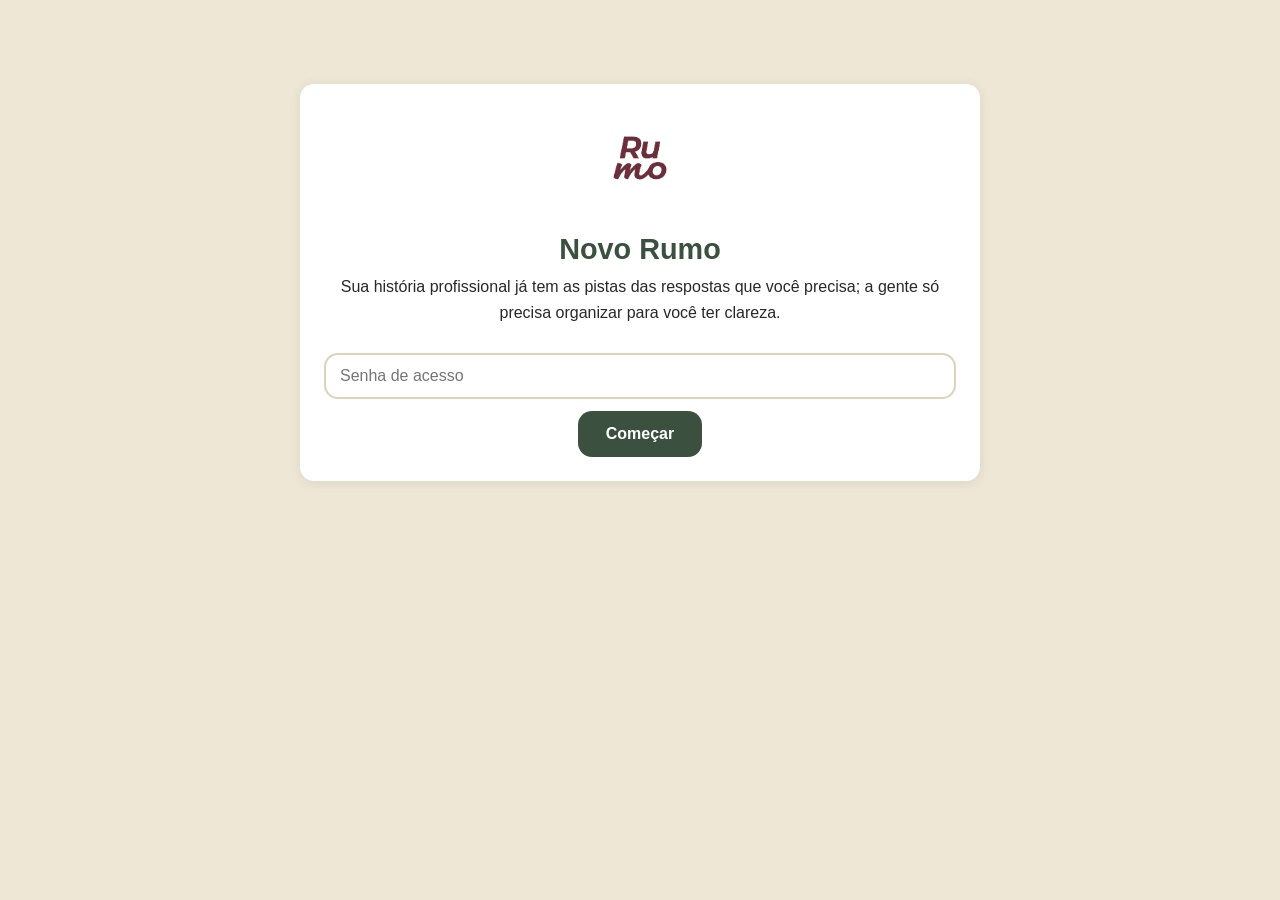
<file: index.html>
<!DOCTYPE html>
<html lang="pt-BR">
<head>
  <meta charset="utf-8">
  <meta name="viewport" content="width=device-width, initial-scale=1">
  <title>Novo Rumo — Acesso</title>
  <link rel="stylesheet" href="css/estilo.css">
</head>
<body>
  <div class="container">
    <div class="card" style="margin-top:60px; text-align:center;">
      <img src="img/Rumo_Logo.png" alt="Instituto Rumo" style="width:100px; border-radius:12px; margin-bottom:16px;">
      <h1>Novo Rumo</h1>
      <p>Sua história profissional já tem as pistas das respostas que você precisa; a gente só precisa organizar para você ter clareza.</p>
      <input class="input" type="password" id="senha" placeholder="Senha de acesso" style="margin-top:16px; width:100%; box-sizing:border-box;">
      <button class="btn" id="entrar" style="margin-top:12px;">Começar</button>
      <p id="erro" style="color:#c0392b; display:none; margin-top:8px;">Senha incorreta.</p>
    </div>
  </div>
  <script src="js/armazenamento.js"></script>
  <script>
    const SENHA_CORRETA = "rumo123";
    document.getElementById("entrar").addEventListener("click", () => {
      const digitada = document.getElementById("senha").value;
      if (digitada !== SENHA_CORRETA) {
        document.getElementById("erro").style.display = "block";
        return;
      }
      const dados = Armazenamento.ler();
      dados.senha = SENHA_CORRETA;
      localStorage.setItem(Armazenamento.CHAVE, JSON.stringify(dados));
      window.location.href = "app.html";
    });
    document.getElementById("senha").addEventListener("keydown", e => {
      if (e.key === "Enter") document.getElementById("entrar").click();
    });
  </script>
</body>
</html>
</file>
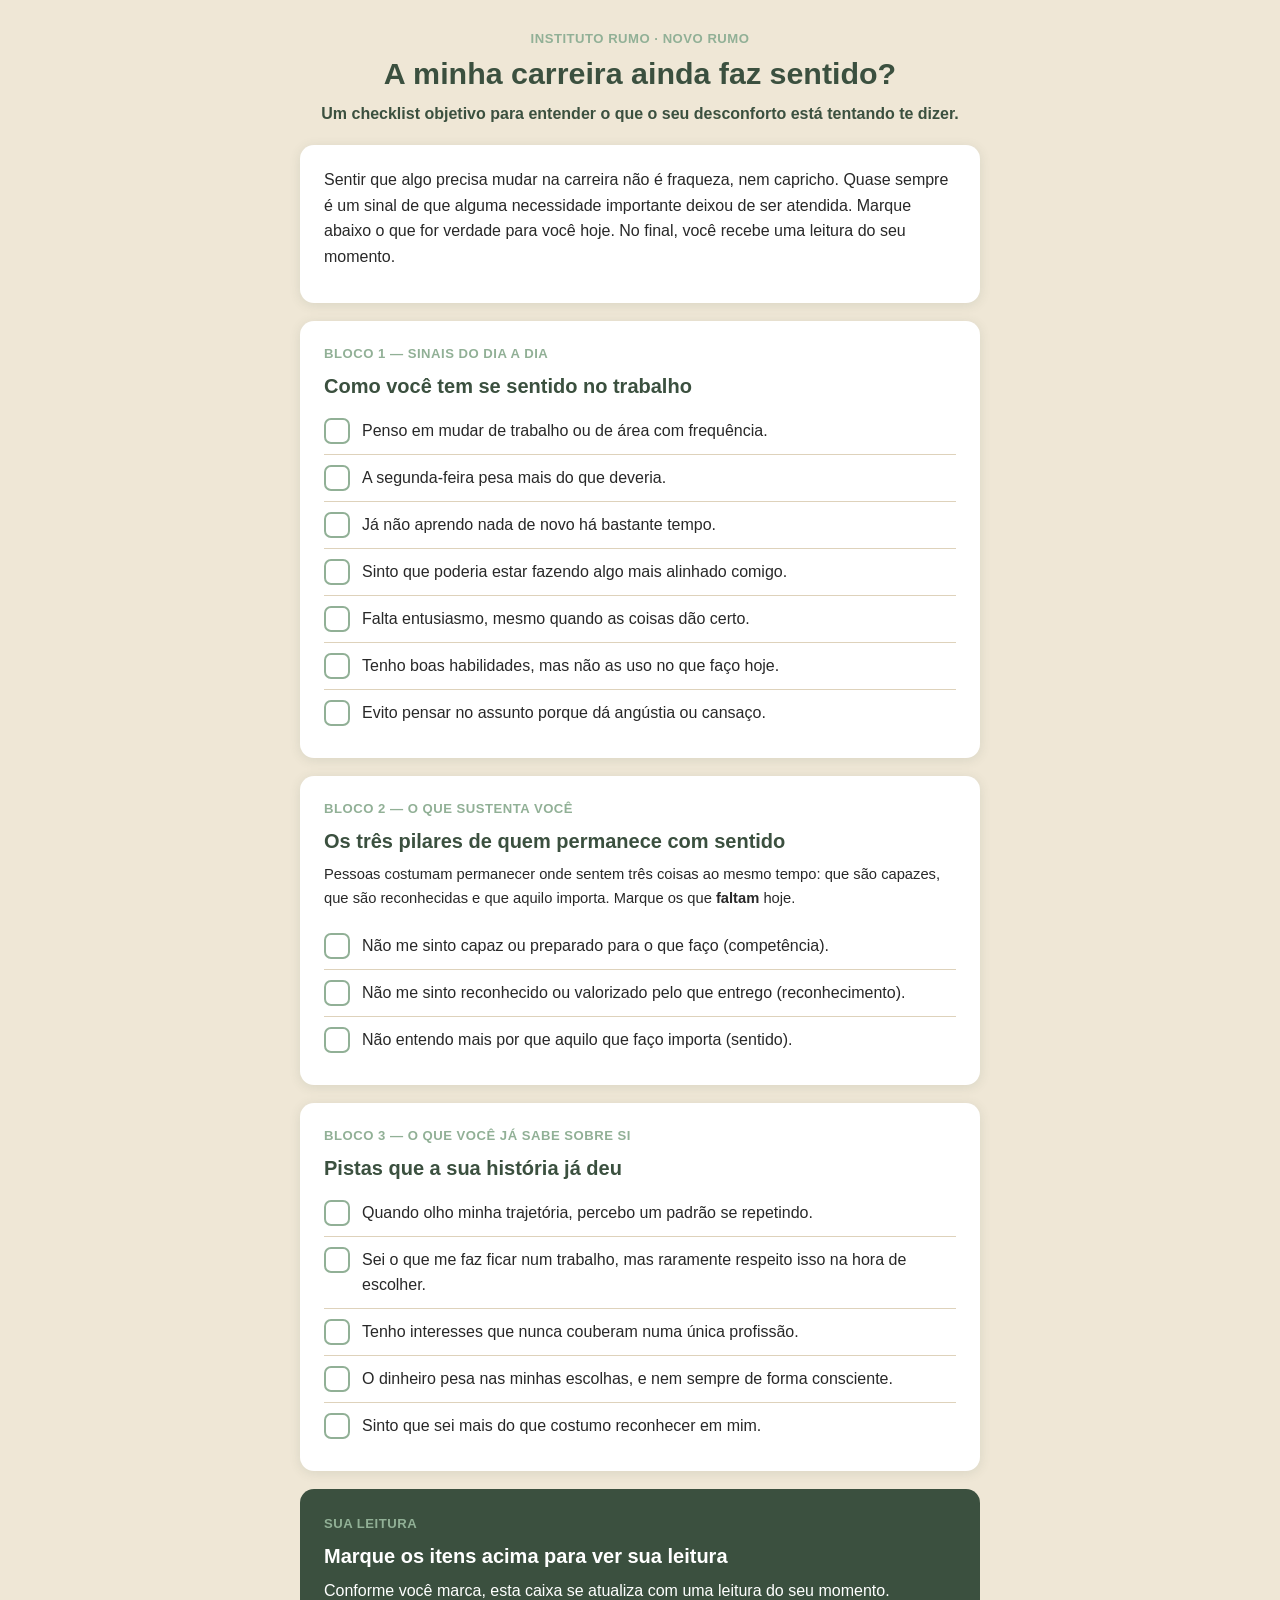
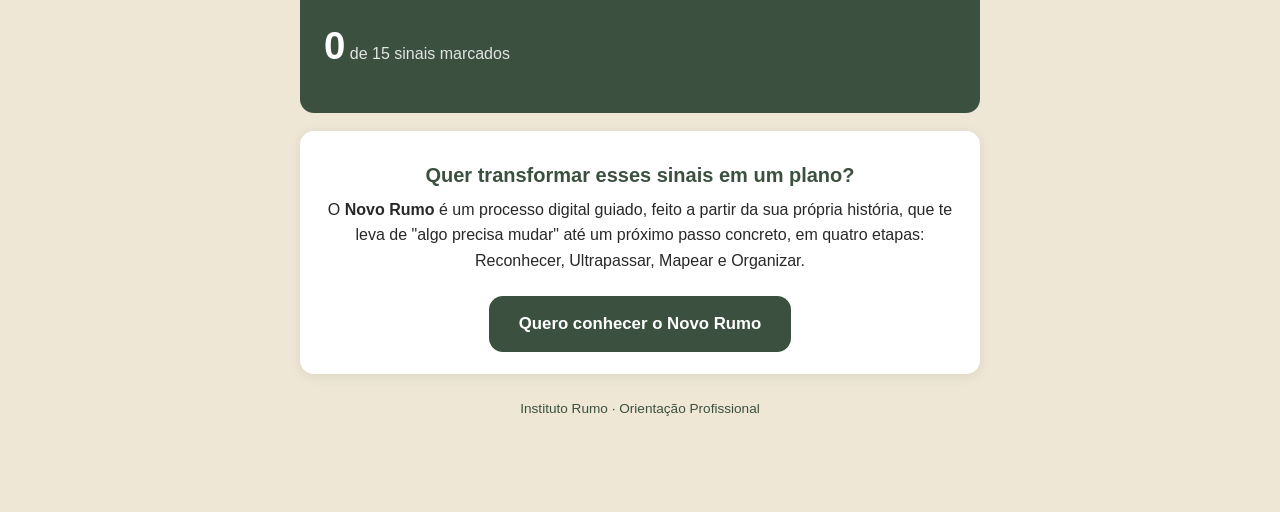
<file: isca/index.html>
<!DOCTYPE html>
<html lang="pt-BR">
<head>
  <meta charset="utf-8">
  <meta name="viewport" content="width=device-width, initial-scale=1">
  <title>A minha carreira ainda faz sentido? · Checklist Novo Rumo</title>
  <style>
    :root{
      --verde-profundo:#3B503F; --verde-agua:#91B096; --bege:#EFE7D6; --bege-escuro:#DED2BB;
      --preto-suave:#282828; --branco:#fff; --raio:14px; --sombra:0 2px 12px rgba(59,80,63,.12);
    }
    @import url('https://fonts.googleapis.com/css2?family=Montserrat:wght@400;500;600;700;800&display=swap');
    *{box-sizing:border-box;margin:0;padding:0}
    body{font-family:'Montserrat',Arial,sans-serif;background:var(--bege);color:var(--preto-suave);line-height:1.6}
    .container{max-width:720px;margin:0 auto;padding:28px 20px 80px}
    h1{color:var(--verde-profundo);font-size:1.9rem;font-weight:800;line-height:1.2;margin-bottom:10px}
    h2{color:var(--verde-profundo);font-size:1.25rem;font-weight:800;margin:6px 0}
    p{margin-bottom:12px}
    .lead{color:var(--verde-profundo);font-weight:600}
    .card{background:var(--branco);border-radius:var(--raio);padding:22px 24px;box-shadow:var(--sombra);margin-bottom:18px}
    .bloco-titulo{font-size:.82rem;text-transform:uppercase;letter-spacing:.5px;color:var(--verde-agua);font-weight:700;margin-bottom:6px}
    .item{display:flex;gap:12px;align-items:flex-start;padding:10px 0;border-bottom:1px solid var(--bege-escuro);cursor:pointer}
    .item:last-child{border-bottom:none}
    .item .marca{flex:0 0 26px;height:26px;border:2px solid var(--verde-agua);border-radius:7px;display:flex;align-items:center;justify-content:center;font-weight:800;color:var(--branco);background:var(--branco);transition:.15s}
    .item.marcado .marca{background:var(--verde-profundo);border-color:var(--verde-profundo)}
    .item .texto{flex:1}
    .resultado{background:var(--verde-profundo);color:var(--branco);border-radius:var(--raio);padding:24px;margin-top:8px}
    .resultado h2{color:var(--branco)}
    .contador{font-size:2.4rem;font-weight:800}
    .btn{display:inline-block;background:var(--verde-profundo);color:var(--branco);text-decoration:none;border-radius:var(--raio);
      padding:15px 30px;font-weight:700;font-size:1.05rem;border:none;cursor:pointer;margin-top:10px}
    .btn.claro{background:var(--branco);color:var(--verde-profundo)}
    .rodape{text-align:center;color:var(--verde-profundo);font-size:.85rem;margin-top:24px}
    @media print{ .btn{display:none} body{background:#fff} .card{box-shadow:none;border:1px solid #ccc} }
  </style>
</head>
<body>
  <div class="container">

    <header style="text-align:center;margin-bottom:18px">
      <p class="bloco-titulo">Instituto Rumo · Novo Rumo</p>
      <h1>A minha carreira ainda faz sentido?</h1>
      <p class="lead">Um checklist objetivo para entender o que o seu desconforto está tentando te dizer.</p>
    </header>

    <div class="card">
      <p>Sentir que algo precisa mudar na carreira não é fraqueza, nem capricho. Quase sempre é um sinal de que alguma necessidade importante deixou de ser atendida. Marque abaixo o que for verdade para você hoje. No final, você recebe uma leitura do seu momento.</p>
    </div>

    <div class="card">
      <p class="bloco-titulo">Bloco 1 — Sinais do dia a dia</p>
      <h2>Como você tem se sentido no trabalho</h2>
      <div id="bloco1"></div>
    </div>

    <div class="card">
      <p class="bloco-titulo">Bloco 2 — O que sustenta você</p>
      <h2>Os três pilares de quem permanece com sentido</h2>
      <p style="font-size:.92rem">Pessoas costumam permanecer onde sentem três coisas ao mesmo tempo: que são capazes, que são reconhecidas e que aquilo importa. Marque os que <strong>faltam</strong> hoje.</p>
      <div id="bloco2"></div>
    </div>

    <div class="card">
      <p class="bloco-titulo">Bloco 3 — O que você já sabe sobre si</p>
      <h2>Pistas que a sua história já deu</h2>
      <div id="bloco3"></div>
    </div>

    <div class="resultado" id="resultado">
      <p class="bloco-titulo" style="color:var(--verde-agua)">Sua leitura</p>
      <h2 id="res-titulo">Marque os itens acima para ver sua leitura</h2>
      <p id="res-texto">Conforme você marca, esta caixa se atualiza com uma leitura do seu momento.</p>
      <p><span class="contador" id="contador">0</span> <span style="opacity:.85">de <span id="total">0</span> sinais marcados</span></p>
    </div>

    <div class="card" style="text-align:center;margin-top:18px">
      <h2>Quer transformar esses sinais em um plano?</h2>
      <p>O <strong>Novo Rumo</strong> é um processo digital guiado, feito a partir da sua própria história, que te leva de "algo precisa mudar" até um próximo passo concreto, em quatro etapas: Reconhecer, Ultrapassar, Mapear e Organizar.</p>
      <a class="btn" id="cta" href="#" target="_blank">Quero conhecer o Novo Rumo</a>
    </div>

    <p class="rodape">Instituto Rumo · Orientação Profissional</p>
  </div>

  <script>
    // EDITÁVEL: troque o link abaixo pelo link de venda na Eduzz, ou pelo WhatsApp.
    var LINK_NOVO_RUMO = "https://wa.me/55XXXXXXXXXXX?text=" + encodeURIComponent("Olá! Fiz o checklist e quero conhecer o Novo Rumo.");

    var BLOCO1 = [
      "Penso em mudar de trabalho ou de área com frequência.",
      "A segunda-feira pesa mais do que deveria.",
      "Já não aprendo nada de novo há bastante tempo.",
      "Sinto que poderia estar fazendo algo mais alinhado comigo.",
      "Falta entusiasmo, mesmo quando as coisas dão certo.",
      "Tenho boas habilidades, mas não as uso no que faço hoje.",
      "Evito pensar no assunto porque dá angústia ou cansaço."
    ];
    var BLOCO2 = [
      "Não me sinto capaz ou preparado para o que faço (competência).",
      "Não me sinto reconhecido ou valorizado pelo que entrego (reconhecimento).",
      "Não entendo mais por que aquilo que faço importa (sentido)."
    ];
    var BLOCO3 = [
      "Quando olho minha trajetória, percebo um padrão se repetindo.",
      "Sei o que me faz ficar num trabalho, mas raramente respeito isso na hora de escolher.",
      "Tenho interesses que nunca couberam numa única profissão.",
      "O dinheiro pesa nas minhas escolhas, e nem sempre de forma consciente.",
      "Sinto que sei mais do que costumo reconhecer em mim."
    ];

    function montar(idLista, itens){
      var alvo = document.getElementById(idLista);
      itens.forEach(function(txt){
        var div = document.createElement('div');
        div.className = 'item';
        div.innerHTML = '<div class="marca">✓</div><div class="texto">'+txt+'</div>';
        div.querySelector('.marca').style.color = 'transparent';
        div.addEventListener('click', function(){
          div.classList.toggle('marcado');
          div.querySelector('.marca').style.color = div.classList.contains('marcado') ? '#fff' : 'transparent';
          atualizar();
        });
        alvo.appendChild(div);
      });
    }

    function atualizar(){
      var marcados = document.querySelectorAll('.item.marcado').length;
      var total = document.querySelectorAll('.item').length;
      document.getElementById('contador').textContent = marcados;
      document.getElementById('total').textContent = total;
      var t = document.getElementById('res-titulo');
      var p = document.getElementById('res-texto');
      if(marcados === 0){
        t.textContent = "Marque os itens acima para ver sua leitura";
        p.textContent = "Conforme você marca, esta caixa se atualiza com uma leitura do seu momento.";
      } else if(marcados <= 3){
        t.textContent = "Alguns sinais, nada fora do comum";
        p.textContent = "Você sente incômodos pontuais. Vale observar o que se repete antes que vire desgaste. Conhecer seus padrões agora evita decisões no impulso depois.";
      } else if(marcados <= 7){
        t.textContent = "Há um recado importante aqui";
        p.textContent = "Vários sinais apontam para a mesma direção: alguma necessidade sua não está sendo atendida. Esse é o momento certo para entender o que sustenta você e organizar um próximo passo, com calma e método.";
      } else {
        t.textContent = "O seu desconforto já está pedindo movimento";
        p.textContent = "São muitos sinais ao mesmo tempo. Isso não significa recomeçar do zero, e sim olhar sua história com clareza para escolher um caminho que faça sentido. Um processo guiado faz toda a diferença nessa hora.";
      }
    }

    montar('bloco1', BLOCO1);
    montar('bloco2', BLOCO2);
    montar('bloco3', BLOCO3);
    atualizar();
    document.getElementById('cta').href = LINK_NOVO_RUMO;
  </script>
</body>
</html>
</file>
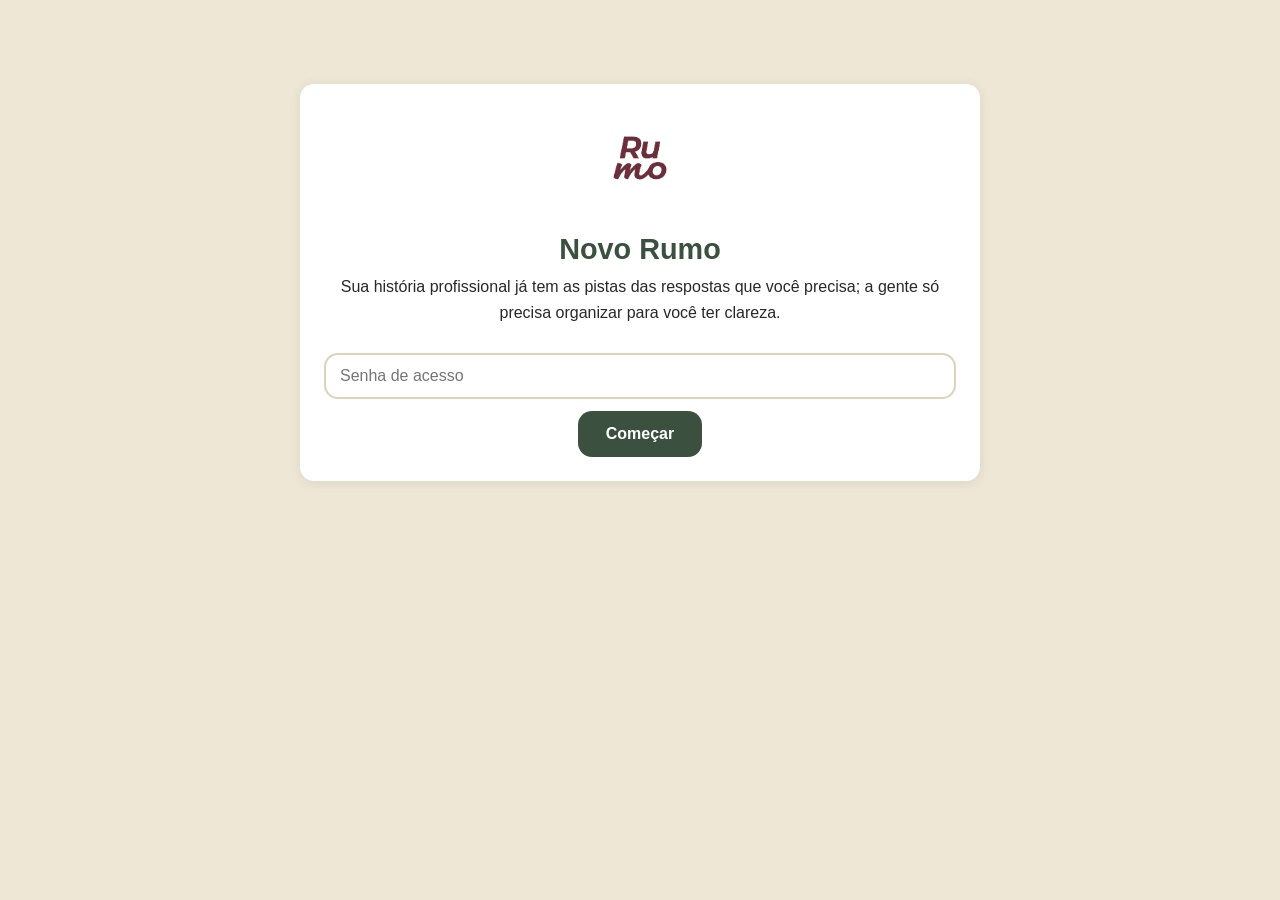
<file: app.html>
<!DOCTYPE html>
<html lang="pt-BR">
<head>
  <meta charset="utf-8">
  <meta name="viewport" content="width=device-width, initial-scale=1">
  <title>Novo Rumo</title>
  <link rel="stylesheet" href="css/estilo.css">
</head>
<body>
  <div style="text-align:center; padding:12px 0 4px;">
    <img src="img/Rumo_Logo_Horizontal.png" alt="Instituto Rumo" style="height:36px; filter:brightness(0) saturate(100%) invert(27%) sepia(20%) saturate(600%) hue-rotate(96deg) brightness(80%);">
  </div>
  <div class="progresso-global">
    <div class="container" style="padding-bottom:0;">
      <div class="progresso-trilho"><div class="progresso-preenchido" id="barra"></div></div>
      <div class="progresso-rotulo" id="rotulo-progresso"></div>
    </div>
  </div>
  <div class="container">
    <div id="cabecalho-etapa"></div>
    <div id="area-modulo"></div>
    <div class="nav-rodape" style="display:flex; justify-content:space-between; align-items:center; gap:12px;">
      <button class="btn btn-secundario" id="voltar">Voltar</button>
      <button class="btn" id="continuar" disabled>Continuar</button>
    </div>
  </div>
  <script src="js/conteudo.js"></script>
  <script src="js/armazenamento.js"></script>
  <script src="js/componentes.js"></script>
  <script src="js/app.js"></script>
</body>
</html>
</file>
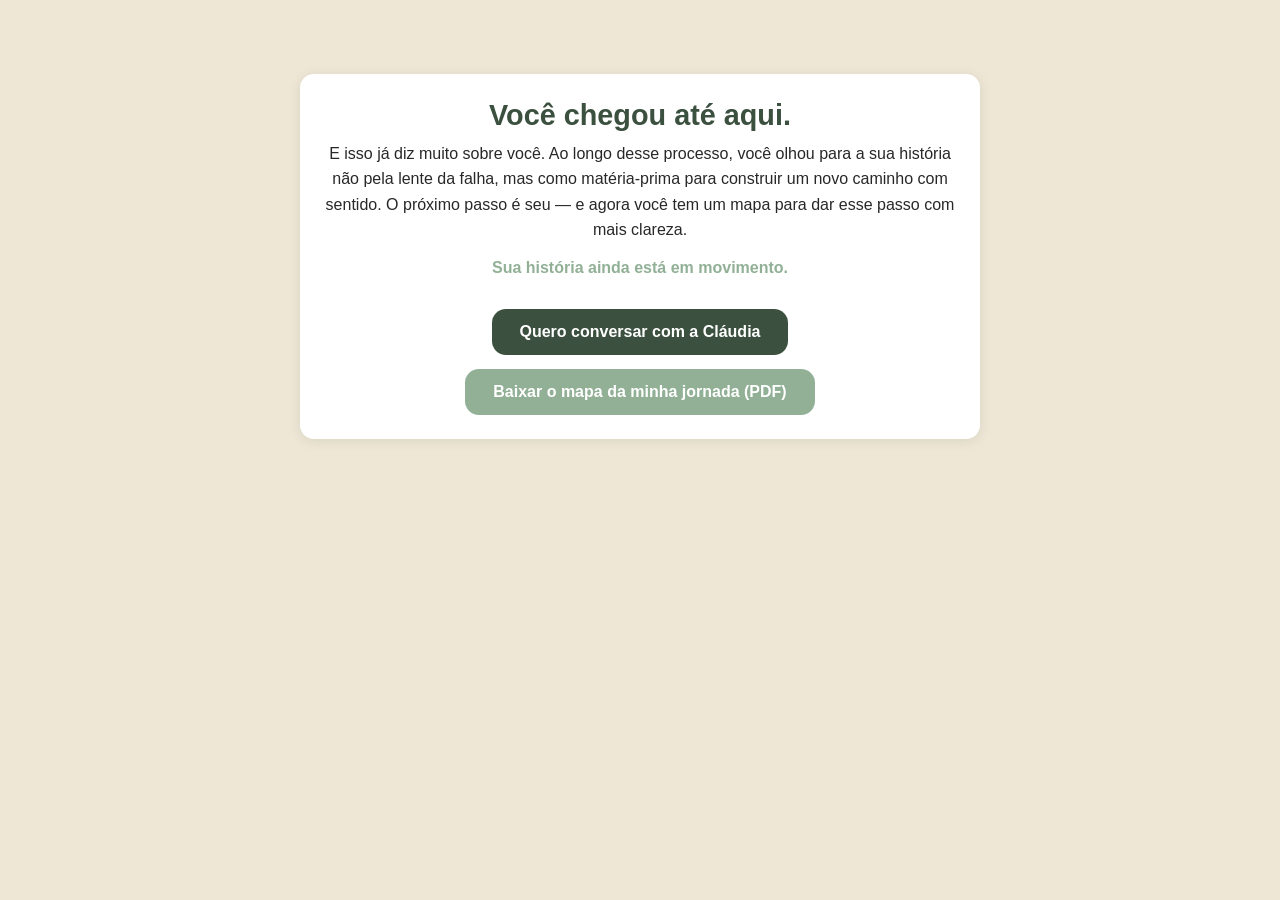
<file: conclusao.html>
<!DOCTYPE html>
<html lang="pt-BR">
<head>
  <meta charset="utf-8">
  <meta name="viewport" content="width=device-width, initial-scale=1">
  <title>Novo Rumo — Concluído</title>
  <link rel="stylesheet" href="css/estilo.css">
</head>
<body>
  <div class="container">
    <div class="card" style="margin-top:50px; text-align:center;">
      <h1>Você chegou até aqui.</h1>
      <p>E isso já diz muito sobre você. Ao longo desse processo, você olhou para a sua história não pela lente da falha, mas como matéria-prima para construir um novo caminho com sentido. O próximo passo é seu — e agora você tem um mapa para dar esse passo com mais clareza.</p>
      <p class="destaque">Sua história ainda está em movimento.</p>
      <button class="btn" id="whats" style="margin-top:16px;">Quero conversar com a Cláudia</button>
      <br>
      <button class="btn btn-secundario" id="pdf" style="margin-top:14px;">Baixar o mapa da minha jornada (PDF)</button>
    </div>
  </div>
  <script src="js/conteudo.js"></script>
  <script src="js/armazenamento.js"></script>
  <script src="js/pdf.js"></script>
  <script>
    document.getElementById("whats").addEventListener("click", () => {
      const msg = encodeURIComponent("Olá Cláudia! Concluí o Novo Rumo e quero aprofundar com acompanhamento individual.");
      window.open("https://wa.me/" + WHATSAPP_NUMERO + "?text=" + msg, "_blank");
    });
    document.getElementById("pdf").addEventListener("click", gerarPDF);
  </script>
</body>
</html>
</file>
<file: css/estilo.css>
/* ===== Identidade Visual Instituto Rumo — variação bege & verde ===== */
:root {
  /* Cores principais: verdes do Rumo */
  --verde-profundo: #3B503F; /* títulos, ações, texto de destaque */
  --verde-agua: #91B096;     /* apoio, bordas, realces suaves */
  /* Fundo bege acolhedor */
  --bege: #EFE7D6;           /* fundo principal */
  --bege-escuro: #DED2BB;    /* bordas, trilhos */
  --preto-suave: #282828;    /* texto */
  --branco: #FFFFFF;
  /* Cores da paleta Rumo mantidas para detalhes pontuais */
  --amarelo: #FDBB71;        /* realce ocasional */
  --azul: #3E658E;
  --laranja: #FD745D;
  /* Aliases semânticos: o resto do CSS usa estes nomes */
  --cor-titulo: var(--verde-profundo);
  --cor-acao: var(--verde-profundo);   /* CTAs em verde */
  --cor-destaque: var(--verde-agua);
  --cor-fundo: var(--bege);
  --sombra: 0 2px 12px rgba(59,80,63,0.12);
  --raio: 14px;
}

@import url('https://fonts.googleapis.com/css2?family=Montserrat:ital,wght@0,400;0,500;0,600;0,700;0,800;1,500&display=swap');

* { box-sizing: border-box; margin: 0; padding: 0; }

body {
  font-family: 'Montserrat', sans-serif;
  background: var(--cor-fundo);
  color: var(--preto-suave);
  line-height: 1.6;
  min-height: 100vh;
}

.container {
  max-width: 720px;
  margin: 0 auto;
  padding: 24px 20px 80px;
}

h1, h2, h3 { color: var(--cor-titulo); font-weight: 800; line-height: 1.2; }
h1 { font-size: 1.8rem; margin-bottom: 8px; }
h2 { font-size: 1.4rem; margin-bottom: 6px; }
h3 { font-size: 1.1rem; margin-bottom: 4px; }
p { margin-bottom: 12px; }

.destaque { color: var(--verde-agua); font-weight: 700; }

/* Botões */
.btn {
  display: inline-block;
  background: var(--cor-acao);
  color: var(--branco);
  border: none;
  border-radius: var(--raio);
  padding: 14px 28px;
  font-family: inherit;
  font-size: 1rem;
  font-weight: 700;
  cursor: pointer;
  transition: opacity .2s, transform .1s;
}
.btn:hover { opacity: .92; }
.btn:active { transform: translateY(1px); }
.btn:disabled { opacity: .4; cursor: not-allowed; }
.btn-secundario { background: var(--verde-agua); }

/* Campos */
label { display: block; font-weight: 600; color: var(--cor-titulo); margin: 16px 0 6px; }
textarea, input[type="text"], input[type="number"], input[type="password"] {
  width: 100%;
  font-family: inherit;
  font-size: 1rem;
  padding: 12px 14px;
  border: 2px solid var(--bege-escuro);
  border-radius: var(--raio);
  background: var(--branco);
  color: var(--preto-suave);
}
textarea { min-height: 90px; resize: vertical; }
textarea:focus, input:focus { outline: none; border-color: var(--verde-profundo); }

/* Cartão de módulo */
.card {
  background: var(--branco);
  border-radius: var(--raio);
  padding: 24px;
  box-shadow: var(--sombra);
  margin-bottom: 20px;
}

/* Barra de progresso global */
.progresso-global {
  position: sticky; top: 0; z-index: 10;
  background: var(--cor-fundo);
  padding: 12px 0;
}
.progresso-trilho { height: 8px; background: var(--bege-escuro); border-radius: 99px; overflow: hidden; }
.progresso-preenchido { height: 100%; background: var(--verde-profundo); width: 0%; transition: width .3s; }
.progresso-rotulo { font-size: .8rem; color: var(--verde-profundo); font-weight: 700; margin-top: 6px; text-transform: uppercase; letter-spacing: .5px; }

/* Chips de seleção */
.chips { display: flex; flex-wrap: wrap; gap: 10px; margin: 10px 0; }
.chip {
  border: 2px solid var(--verde-profundo); color: var(--verde-profundo); background: var(--branco);
  border-radius: 99px; padding: 8px 16px; cursor: pointer; font-weight: 600; font-size: .9rem;
}
.chip.ativo { background: var(--verde-profundo); color: var(--branco); }

/* Salvo automaticamente */
.salvo { font-size: .8rem; color: var(--verde-agua); font-weight: 600; margin-top: 10px; }

/* Escala 0-10 */
.escala { display: flex; gap: 6px; flex-wrap: wrap; margin: 10px 0; }
.escala button {
  width: 40px; height: 40px; border-radius: 50%; border: 2px solid var(--verde-profundo);
  background: var(--branco); color: var(--verde-profundo); font-weight: 700; cursor: pointer;
}
.escala button.ativo { background: var(--verde-profundo); border-color: var(--verde-profundo); color: var(--branco); }

/* Tabela de orçamento */
table.orcamento { width: 100%; border-collapse: collapse; margin: 12px 0; }
table.orcamento th, table.orcamento td { padding: 8px; text-align: left; border-bottom: 1px solid var(--bege-escuro); }
table.orcamento th { color: var(--verde-profundo); font-size: .85rem; text-transform: uppercase; }
table.orcamento input { padding: 8px; }
.btn-remover {
  background: none; border: none; color: var(--bordo); font-size: 1.1rem;
  cursor: pointer; padding: 4px 8px; line-height: 1;
}
.btn-remover:hover { color: var(--laranja); }

/* Responsivo */
@media (max-width: 600px) {
  h1 { font-size: 1.5rem; }
  .card { padding: 18px; }
  .container { padding: 16px 14px 70px; }
}

/* Impressão (PDF da jornada) */
@media print {
  .progresso-global, .btn, .nav-rodape { display: none !important; }
  body { background: #fff; }
  .card { box-shadow: none; border: 1px solid #ccc; page-break-inside: avoid; }
}
</file>
